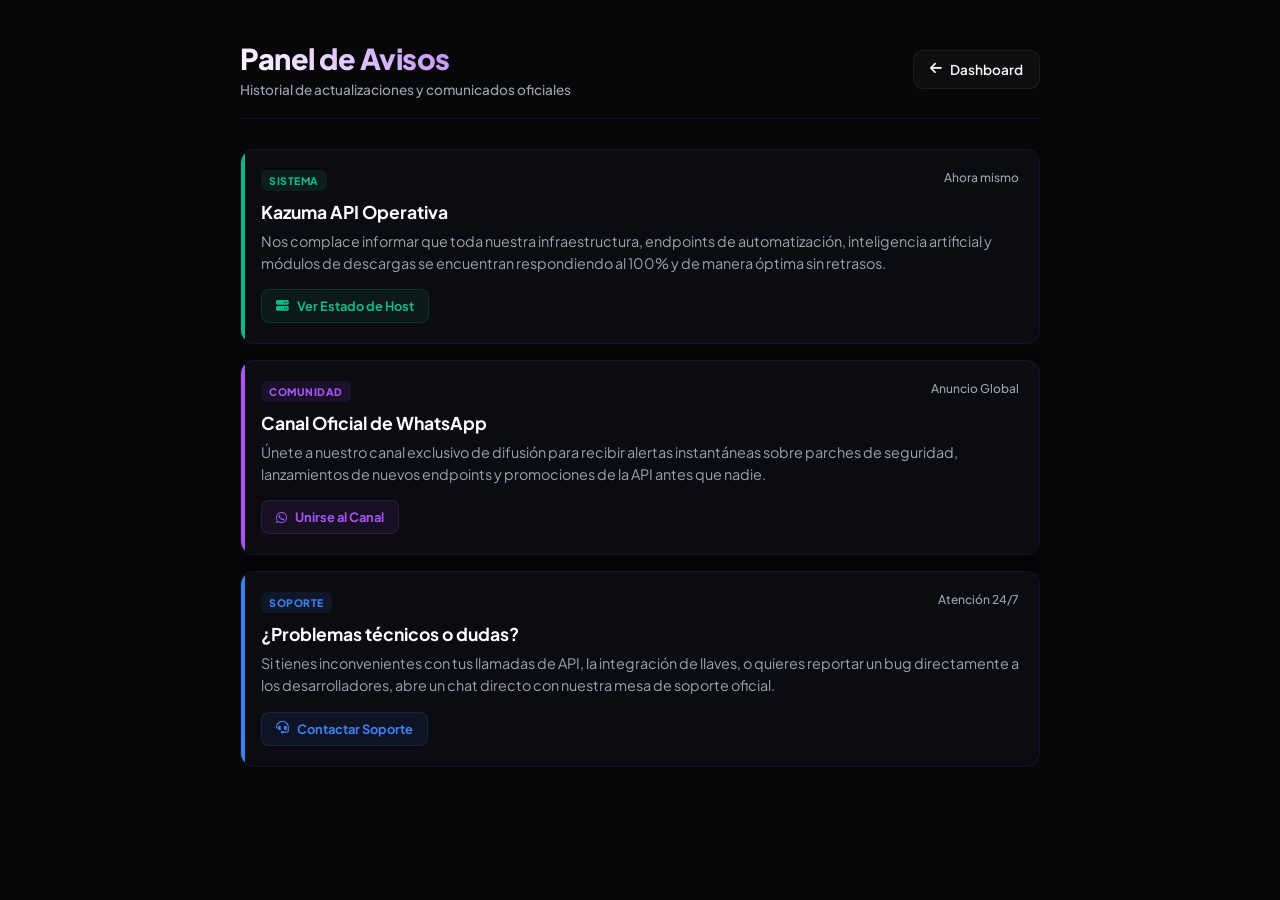
<file: notifications/index.html>
<!DOCTYPE html>
<html lang="es">
<head>
    <meta charset="UTF-8">
    <meta name="viewport" content="width=device-width, initial-scale=1.0, maximum-scale=1.0, user-scalable=no">
    <title>Kazuma | Notificaciones y Avisos</title>
    <link rel="stylesheet" href="https://cdnjs.cloudflare.com/ajax/libs/font-awesome/6.4.0/css/all.min.css">
    <link href="https://fonts.googleapis.com/css2?family=Plus+Jakarta+Sans:wght@400;500;600;700;800&display=swap" rel="stylesheet">
    
    <style>
        :root {
            --bg-dark: #07070a;
            --card-bg: rgba(16, 16, 24, 0.6);
            --neon-purple: #a855f7;
            --neon-green: #10b981;
            --neon-blue: #3b82f6;
            --text-main: #f3f4f6;
            --text-muted: #9ca3af;
            --border-color: rgba(168, 85, 247, 0.1);
        }

        body {
            background-color: var(--bg-dark);
            color: var(--text-main);
            font-family: 'Plus Jakarta Sans', sans-serif;
            margin: 0;
            padding: 0;
            display: flex;
            flex-direction: column;
            min-height: 100vh;
            box-sizing: border-box;
        }

        .container {
            width: 100%;
            max-width: 800px;
            margin: 0 auto;
            padding: 40px 16px;
            flex-grow: 1;
        }

        .header {
            display: flex;
            align-items: center;
            justify-content: space-between;
            border-bottom: 1px solid var(--border-color);
            padding-bottom: 20px;
            margin-bottom: 30px;
        }

        .header-title h1 {
            font-size: 1.8rem;
            margin: 0 0 5px 0;
            font-weight: 800;
            letter-spacing: -0.5px;
            background: linear-gradient(45deg, #fff, var(--neon-purple));
            -webkit-background-clip: text;
            -webkit-text-fill-color: transparent;
        }

        .header-title p {
            color: var(--text-muted);
            margin: 0;
            font-size: 0.85rem;
            font-weight: 500;
        }

        .btn-back {
            text-decoration: none;
            padding: 10px 16px;
            border-radius: 10px;
            font-weight: 600;
            font-size: 0.85rem;
            display: inline-flex;
            align-items: center;
            gap: 8px;
            background: rgba(255, 255, 255, 0.03);
            color: var(--text-main);
            border: 1px solid rgba(255, 255, 255, 0.05);
            transition: all 0.25s ease;
        }

        .btn-back:hover {
            background: rgba(255, 255, 255, 0.08);
            border-color: rgba(255, 255, 255, 0.1);
            transform: translateX(-3px);
        }

        /* Tarjetas de Notificaciones */
        .notice-card {
            background: var(--card-bg);
            border: 1px solid var(--border-color);
            border-radius: 14px;
            padding: 20px;
            margin-bottom: 16px;
            box-shadow: 0 4px 20px rgba(0, 0, 0, 0.2);
            backdrop-filter: blur(10px);
            position: relative;
            overflow: hidden;
            transition: transform 0.25s ease;
        }

        .notice-card:hover {
            transform: translateY(-2px);
        }

        .notice-card::before {
            content: '';
            position: absolute;
            top: 0;
            left: 0;
            width: 4px;
            height: 100%;
            background: var(--neon-purple);
        }

        /* Variantes de color lateral según el estado */
        .notice-card.success::before { background: var(--neon-green); }
        .notice-card.info::before { background: var(--neon-blue); }

        .notice-header {
            display: flex;
            justify-content: space-between;
            align-items: flex-start;
            margin-bottom: 10px;
        }

        .notice-tag {
            font-size: 0.65rem;
            font-weight: 800;
            text-transform: uppercase;
            padding: 4px 8px;
            border-radius: 6px;
            letter-spacing: 0.5px;
        }

        .success .notice-tag { background: rgba(16, 185, 129, 0.1); color: var(--neon-green); }
        .info .notice-tag { background: rgba(59, 130, 246, 0.1); color: var(--neon-blue); }
        .purple .notice-tag { background: rgba(168, 85, 247, 0.1); color: var(--neon-purple); }

        .notice-time {
            font-size: 0.75rem;
            color: var(--text-muted);
            font-weight: 500;
        }

        .notice-body h2 {
            font-size: 1.1rem;
            margin: 0 0 8px 0;
            font-weight: 700;
            color: #fff;
        }

        .notice-body p {
            font-size: 0.9rem;
            color: var(--text-muted);
            line-height: 1.5;
            margin: 0 0 15px 0;
        }

        /* Botones de acción dentro de los avisos */
        .notice-action {
            display: inline-flex;
            align-items: center;
            gap: 8px;
            text-decoration: none;
            font-size: 0.8rem;
            font-weight: 700;
            padding: 8px 14px;
            border-radius: 8px;
            transition: all 0.25s ease;
        }

        .btn-green { background: rgba(16, 185, 129, 0.08); color: var(--neon-green); border: 1px solid rgba(16, 185, 129, 0.15); }
        .btn-green:hover { background: var(--neon-green); color: #fff; box-shadow: 0 0 12px rgba(16, 185, 129, 0.4); }

        .btn-blue { background: rgba(59, 130, 246, 0.08); color: var(--neon-blue); border: 1px solid rgba(59, 130, 246, 0.15); }
        .btn-blue:hover { background: var(--neon-blue); color: #fff; box-shadow: 0 0 12px rgba(59, 130, 246, 0.4); }

        .btn-purple { background: rgba(168, 85, 247, 0.08); color: var(--neon-purple); border: 1px solid rgba(168, 85, 247, 0.15); }
        .btn-purple:hover { background: var(--neon-purple); color: #fff; box-shadow: 0 0 12px rgba(168, 85, 247, 0.4); }
    </style>
</head>
<body>

<div class="container">
    <div class="header">
        <div class="header-title">
            <h1>Panel de Avisos</h1>
            <p>Historial de actualizaciones y comunicados oficiales</p>
        </div>
        <a href="/dash" class="btn-back">
            <i class="fas fa-arrow-left"></i> Dashboard
        </a>
    </div>

    <div class="notice-card success">
        <div class="notice-header">
            <span class="notice-tag">Sistema</span>
            <span class="notice-time">Ahora mismo</span>
        </div>
        <div class="notice-body">
            <h2>Kazuma API Operativa</h2>
            <p>Nos complace informar que toda nuestra infraestructura, endpoints de automatización, inteligencia artificial y módulos de descargas se encuentran respondiendo al 100% y de manera óptima sin retrasos.</p>
            <a href="https://dash.kazuma.giize.com" target="_blank" class="notice-action btn-green">
                <i class="fas fa-server"></i> Ver Estado de Host
            </a>
        </div>
    </div>

    <div class="notice-card purple">
        <div class="notice-header">
            <span class="notice-tag">Comunidad</span>
            <span class="notice-time">Anuncio Global</span>
        </div>
        <div class="notice-body">
            <h2>Canal Oficial de WhatsApp</h2>
            <p>Únete a nuestro canal exclusivo de difusión para recibir alertas instantáneas sobre parches de seguridad, lanzamientos de nuevos endpoints y promociones de la API antes que nadie.</p>
            <a href="https://whatsapp.com/channel/0029Vb6sgWdJkK73qeLU0J0N" target="_blank" class="notice-action btn-purple">
                <i class="fab fa-whatsapp"></i> Unirse al Canal
            </a>
        </div>
    </div>

    <div class="notice-card info">
        <div class="notice-header">
            <span class="notice-tag">Soporte</span>
            <span class="notice-time">Atención 24/7</span>
        </div>
        <div class="notice-body">
            <h2>¿Problemas técnicos o dudas?</h2>
            <p>Si tienes inconvenientes con tus llamadas de API, la integración de llaves, o quieres reportar un bug directamente a los desarrolladores, abre un chat directo con nuestra mesa de soporte oficial.</p>
            <a href="https://wa.me/573508941325" target="_blank" class="notice-action btn-blue">
                <i class="fas fa-headset"></i> Contactar Soporte
            </a>
        </div>
    </div>
</div>

</body>
</html>
</file>
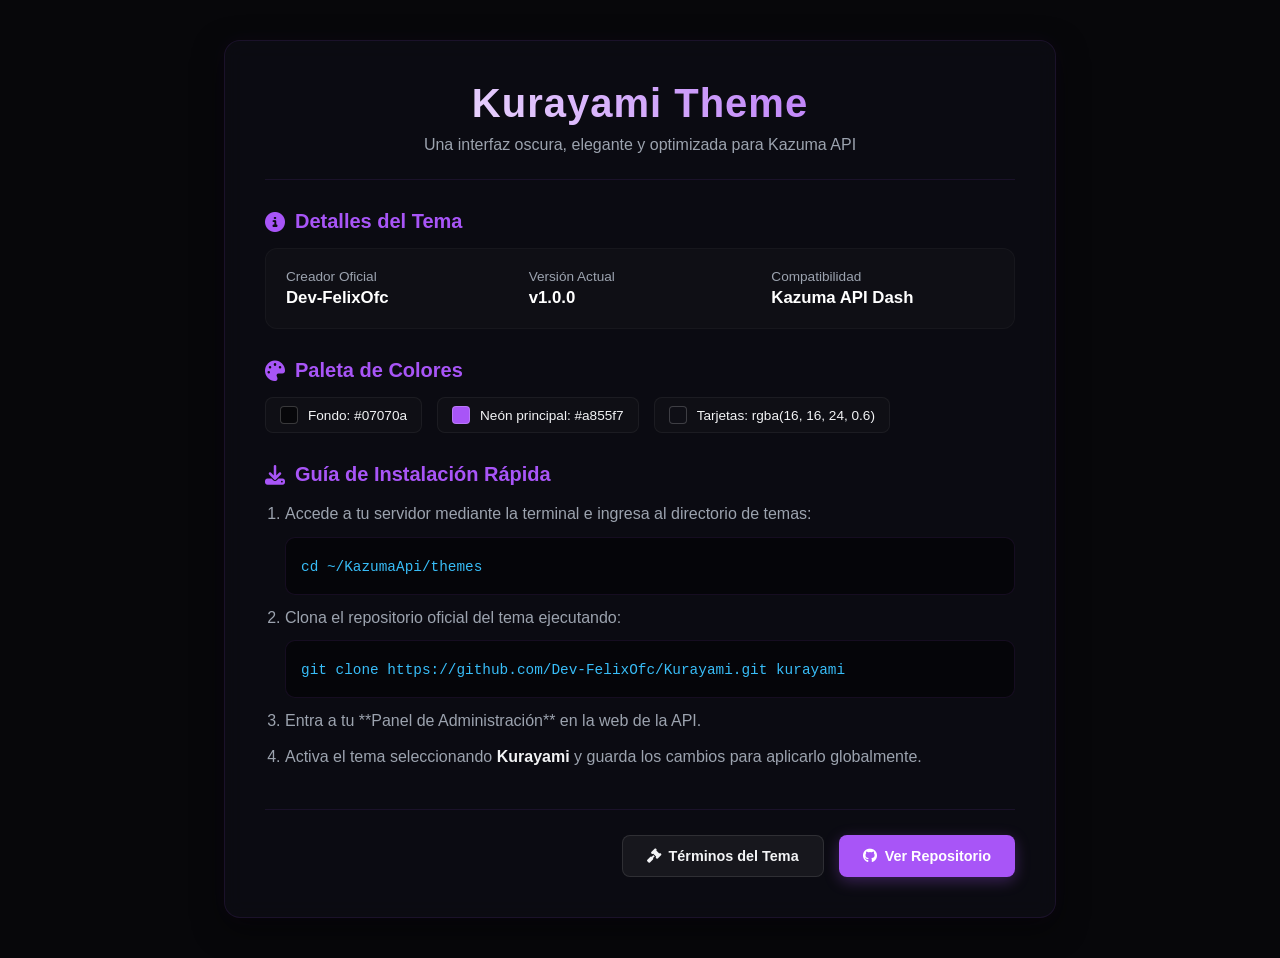
<file: theme/kurayami/index.html>
<!DOCTYPE html>
<html lang="es">
<head>
    <meta charset="UTF-8">
    <meta name="viewport" content="width=device-width, initial-scale=1.0">
    <title>Kurayami Theme - Info</title>
    <!-- FontAwesome para los iconos -->
    <link rel="stylesheet" href="https://cdnjs.cloudflare.com/ajax/libs/font-awesome/6.4.0/css/all.min.css">
    <style>
        :root {
            --bg-dark: #07070a;
            --card-bg: rgba(16, 16, 24, 0.6);
            --neon-purple: #a855f7;
            --text-main: #f3f4f6;
            --text-muted: #9ca3af;
            --border-color: rgba(168, 85, 247, 0.1);
        }

        body {
            background-color: var(--bg-dark);
            color: var(--text-main);
            font-family: 'Segoe UI', Tahoma, Geneva, Verdana, sans-serif;
            margin: 0;
            padding: 40px 20px;
            display: flex;
            justify-content: center;
            align-items: center;
            min-height: 100vh;
            box-sizing: border-box;
        }

        .container {
            max-width: 750px;
            width: 100%;
            background: var(--card-bg);
            border: 1px solid var(--border-color);
            border-radius: 16px;
            padding: 40px;
            box-shadow: 0 10px 30px rgba(0, 0, 0, 0.5), 0 0 20px rgba(168, 85, 247, 0.05);
            backdrop-filter: blur(10px);
        }

        .header {
            text-align: center;
            border-bottom: 1px solid var(--border-color);
            padding-bottom: 25px;
            margin-bottom: 30px;
        }

        .header h1 {
            font-size: 2.5rem;
            margin: 0 0 10px 0;
            letter-spacing: 1px;
            background: linear-gradient(45deg, #fff, var(--neon-purple));
            -webkit-background-clip: text;
            -webkit-text-fill-color: transparent;
        }

        .header p {
            color: var(--text-muted);
            margin: 0;
            font-size: 1rem;
        }

        .section {
            margin-bottom: 30px;
        }

        .section h2 {
            font-size: 1.25rem;
            color: var(--neon-purple);
            margin-bottom: 15px;
            display: flex;
            align-items: center;
            gap: 10px;
        }

        .info-grid {
            display: grid;
            grid-template-columns: repeat(auto-fit, minmax(200px, 1fr));
            gap: 20px;
            background: rgba(255, 255, 255, 0.02);
            padding: 20px;
            border-radius: 12px;
            border: 1px solid rgba(255, 255, 255, 0.03);
        }

        .info-item span {
            display: block;
            font-size: 0.85rem;
            color: var(--text-muted);
            margin-bottom: 4px;
        }

        .info-item strong {
            font-size: 1.05rem;
            color: #fff;
        }

        .color-palette {
            display: flex;
            gap: 15px;
            flex-wrap: wrap;
            margin-top: 10px;
        }

        .color-box {
            display: flex;
            align-items: center;
            gap: 10px;
            background: rgba(255, 255, 255, 0.02);
            padding: 8px 14px;
            border-radius: 8px;
            border: 1px solid rgba(255, 255, 255, 0.05);
            font-size: 0.85rem;
        }

        .color-preview {
            width: 16px;
            height: 16px;
            border-radius: 4px;
            border: 1px solid rgba(255, 255, 255, 0.2);
        }

        code {
            background: rgba(0, 0, 0, 0.4);
            padding: 4px 8px;
            border-radius: 6px;
            font-family: 'Courier New', Courier, monospace;
            color: #f43f5e;
            font-size: 0.9rem;
        }

        .code-block {
            background: rgba(0, 0, 0, 0.5);
            padding: 15px;
            border-radius: 10px;
            border: 1px solid rgba(168, 85, 247, 0.1);
            overflow-x: auto;
            margin-top: 10px;
        }

        .code-block code {
            background: none;
            padding: 0;
            color: #38bdf8;
        }

        .steps-list {
            padding-left: 20px;
            margin: 0;
            color: var(--text-muted);
            line-height: 1.6;
        }

        .steps-list li {
            margin-bottom: 10px;
        }

        .steps-list strong {
            color: var(--text-main);
        }

        .button-group {
            display: flex;
            gap: 15px;
            justify-content: flex-end;
            margin-top: 40px;
            border-top: 1px solid var(--border-color);
            padding-top: 25px;
        }

        .btn {
            text-decoration: none;
            padding: 12px 24px;
            border-radius: 8px;
            font-weight: 600;
            font-size: 0.9rem;
            display: inline-flex;
            align-items: center;
            gap: 8px;
            transition: all 0.3s ease;
        }

        .btn-primary {
            background: var(--neon-purple);
            color: #fff;
            box-shadow: 0 4px 15px rgba(168, 85, 247, 0.3);
        }

        .btn-primary:hover {
            background: #9333ea;
            box-shadow: 0 6px 20px rgba(168, 85, 247, 0.5);
            transform: translateY(-2px);
        }

        .btn-secondary {
            background: rgba(255, 255, 255, 0.05);
            color: var(--text-main);
            border: 1px solid rgba(255, 255, 255, 0.1);
        }

        .btn-secondary:hover {
            background: rgba(255, 255, 255, 0.1);
            border-color: rgba(255, 255, 255, 0.2);
            transform: translateY(-2px);
        }
    </style>
</head>
<body>

<div class="container">
    <div class="header">
        <h1>Kurayami Theme</h1>
        <p>Una interfaz oscura, elegante y optimizada para Kazuma API</p>
    </div>

    <!-- Sección de Información General -->
    <div class="section">
        <h2><i class="fas fa-info-circle"></i> Detalles del Tema</h2>
        <div class="info-grid">
            <div class="info-item">
                <span>Creador Oficial</span>
                <strong>Dev-FelixOfc</strong>
            </div>
            <div class="info-item">
                <span>Versión Actual</span>
                <strong>v1.0.0</strong>
            </div>
            <div class="info-item">
                <span>Compatibilidad</span>
                <strong>Kazuma API Dash</strong>
            </div>
        </div>
    </div>

    <!-- Paleta de Colores -->
    <div class="section">
        <h2><i class="fas fa-palette"></i> Paleta de Colores</h2>
        <div class="color-palette">
            <div class="color-box">
                <div class="color-preview" style="background: #07070a;"></div>
                <span>Fondo: #07070a</span>
            </div>
            <div class="color-box">
                <div class="color-preview" style="background: #a855f7;"></div>
                <span>Neón principal: #a855f7</span>
            </div>
            <div class="color-box">
                <div class="color-preview" style="background: rgba(16, 16, 24, 0.6);"></div>
                <span>Tarjetas: rgba(16, 16, 24, 0.6)</span>
            </div>
        </div>
    </div>

    <!-- Guía de Instalación -->
    <div class="section">
        <h2><i class="fas fa-download"></i> Guía de Instalación Rápida</h2>
        <ol class="steps-list">
            <li>Accede a tu servidor mediante la terminal e ingresa al directorio de temas:
                <div class="code-block">
                    <code>cd ~/KazumaApi/themes</code>
                </div>
            </li>
            <li>Clona el repositorio oficial del tema ejecutando:
                <div class="code-block">
                    <code>git clone https://github.com/Dev-FelixOfc/Kurayami.git kurayami</code>
                </div>
            </li>
            <li>Entra a tu **Panel de Administración** en la web de la API.</li>
            <li>Activa el tema seleccionando <strong>Kurayami</strong> y guarda los cambios para aplicarlo globalmente.</li>
        </ol>
    </div>

    <!-- Botonera inferior -->
    <div class="button-group">
        <!-- Botón solicitado a la ruta /theme/kurayami/terms -->
        <a href="/theme/kurayami/terms.html" class="btn btn-secondary">
            <i class="fas fa-gavel"></i> Términos del Tema
        </a>
        <a href="https://github.com/Dev-FelixOfc/Kurayami" target="_blank" class="btn btn-primary">
            <i class="fab fa-github"></i> Ver Repositorio
        </a>
    </div>
</div>

</body>
</html>
</file>
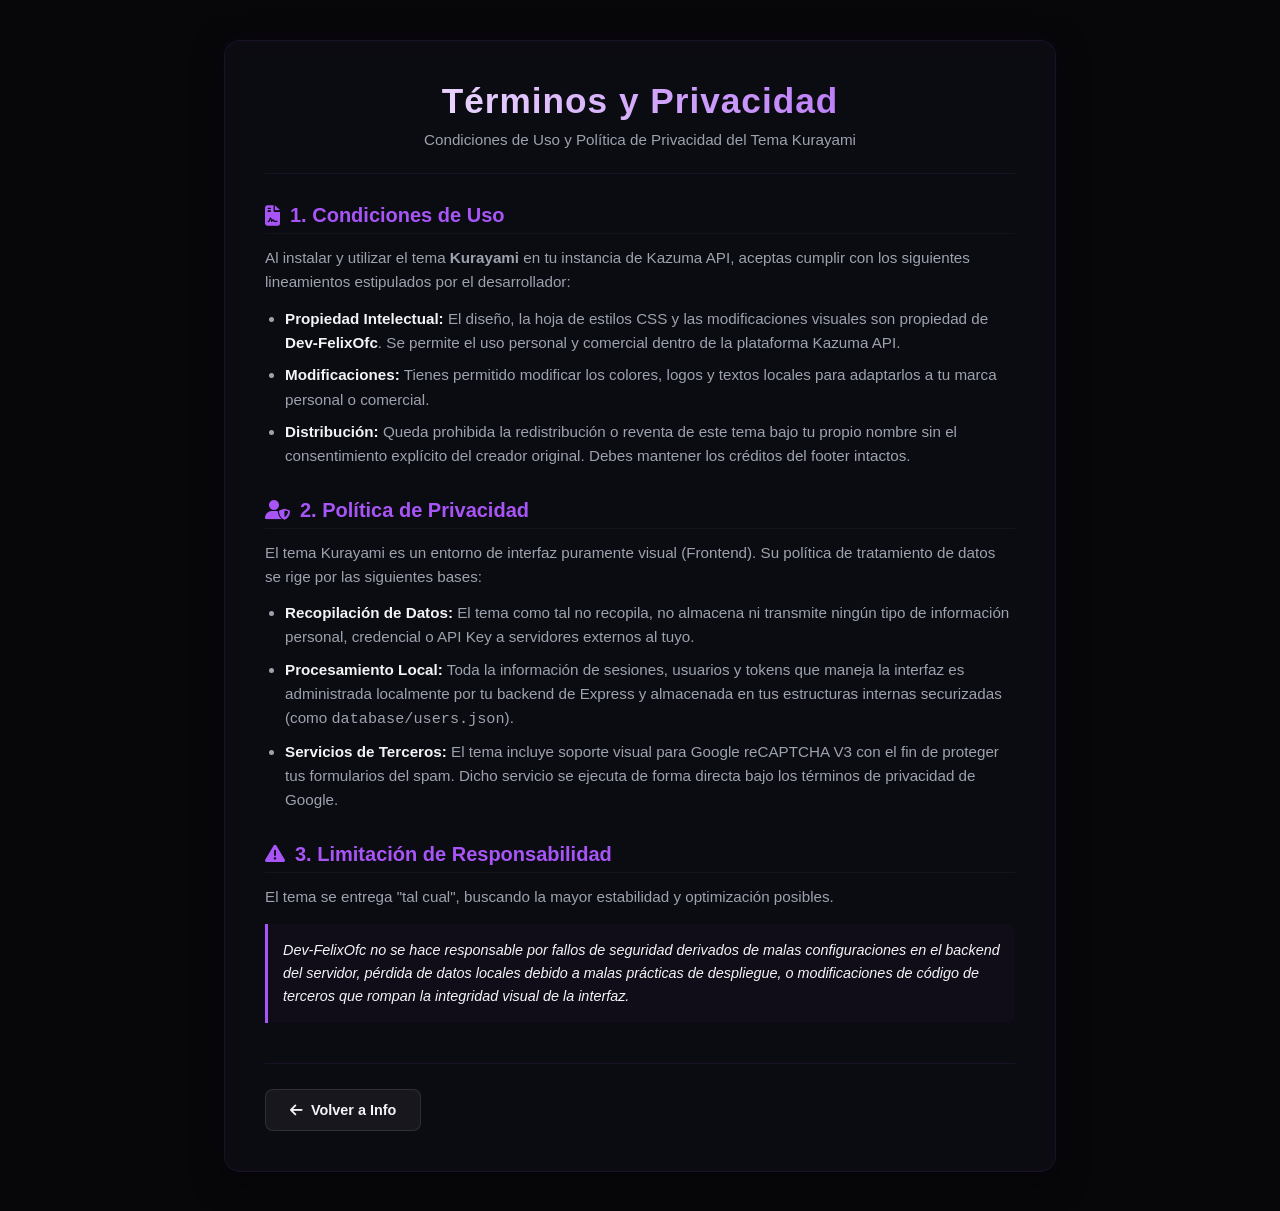
<file: theme/kurayami/terms.html>
<!DOCTYPE html>
<html lang="es">
<head>
    <meta charset="UTF-8">
    <meta name="viewport" content="width=device-width, initial-scale=1.0">
    <title>Kurayami Theme - Términos y Privacidad</title>
    <link rel="stylesheet" href="https://cdnjs.cloudflare.com/ajax/libs/font-awesome/6.4.0/css/all.min.css">
    <style>
        :root {
            --bg-dark: #07070a;
            --card-bg: rgba(16, 16, 24, 0.6);
            --neon-purple: #a855f7;
            --text-main: #f3f4f6;
            --text-muted: #9ca3af;
            --border-color: rgba(168, 85, 247, 0.1);
        }

        body {
            background-color: var(--bg-dark);
            color: var(--text-main);
            font-family: 'Segoe UI', Tahoma, Geneva, Verdana, sans-serif;
            margin: 0;
            padding: 40px 20px;
            display: flex;
            justify-content: center;
            align-items: center;
            min-height: 100vh;
            box-sizing: border-box;
        }

        .container {
            max-width: 750px;
            width: 100%;
            background: var(--card-bg);
            border: 1px solid var(--border-color);
            border-radius: 16px;
            padding: 40px;
            box-shadow: 0 10px 30px rgba(0, 0, 0, 0.5), 0 0 20px rgba(168, 85, 247, 0.05);
            backdrop-filter: blur(10px);
        }

        .header {
            text-align: center;
            border-bottom: 1px solid var(--border-color);
            padding-bottom: 25px;
            margin-bottom: 30px;
        }

        .header h1 {
            font-size: 2.2rem;
            margin: 0 0 10px 0;
            letter-spacing: 1px;
            background: linear-gradient(45deg, #fff, var(--neon-purple));
            -webkit-background-clip: text;
            -webkit-text-fill-color: transparent;
        }

        .header p {
            color: var(--text-muted);
            margin: 0;
            font-size: 0.95rem;
        }

        .section {
            margin-bottom: 30px;
        }

        .section h2 {
            font-size: 1.25rem;
            color: var(--neon-purple);
            margin-bottom: 12px;
            display: flex;
            align-items: center;
            gap: 10px;
            border-bottom: 1px solid rgba(255, 255, 255, 0.03);
            padding-bottom: 6px;
        }

        .section p, .section ul {
            color: var(--text-muted);
            font-size: 0.95rem;
            line-height: 1.6;
            margin: 0 0 12px 0;
        }

        .section ul {
            padding-left: 20px;
        }

        .section ul li {
            margin-bottom: 8px;
        }

        .section ul li strong {
            color: var(--text-main);
        }

        .legal-note {
            background: rgba(168, 85, 247, 0.03);
            border-left: 3px solid var(--neon-purple);
            padding: 15px;
            border-radius: 0 8px 8px 0;
            margin-top: 15px;
        }

        .legal-note p {
            margin: 0;
            color: var(--text-main);
            font-size: 0.9rem;
            font-style: italic;
        }

        .button-group {
            display: flex;
            justify-content: flex-start;
            margin-top: 40px;
            border-top: 1px solid var(--border-color);
            padding-top: 25px;
        }

        .btn {
            text-decoration: none;
            padding: 12px 24px;
            border-radius: 8px;
            font-weight: 600;
            font-size: 0.9rem;
            display: inline-flex;
            align-items: center;
            gap: 8px;
            transition: all 0.3s ease;
            background: rgba(255, 255, 255, 0.05);
            color: var(--text-main);
            border: 1px solid rgba(255, 255, 255, 0.1);
        }

        .btn:hover {
            background: rgba(255, 255, 255, 0.1);
            border-color: rgba(255, 255, 255, 0.2);
            transform: translateY(-2px);
        }
    </style>
</head>
<body>

<div class="container">
    <div class="header">
        <h1>Términos y Privacidad</h1>
        <p>Condiciones de Uso y Política de Privacidad del Tema Kurayami</p>
    </div>

    <div class="section">
        <h2><i class="fas fa-file-contract"></i> 1. Condiciones de Uso</h2>
        <p>Al instalar y utilizar el tema <strong>Kurayami</strong> en tu instancia de Kazuma API, aceptas cumplir con los siguientes lineamientos estipulados por el desarrollador:</p>
        <ul>
            <li><strong>Propiedad Intelectual:</strong> El diseño, la hoja de estilos CSS y las modificaciones visuales son propiedad de <strong>Dev-FelixOfc</strong>. Se permite el uso personal y comercial dentro de la plataforma Kazuma API.</li>
            <li><strong>Modificaciones:</strong> Tienes permitido modificar los colores, logos y textos locales para adaptarlos a tu marca personal o comercial.</li>
            <li><strong>Distribución:</strong> Queda prohibida la redistribución o reventa de este tema bajo tu propio nombre sin el consentimiento explícito del creador original. Debes mantener los créditos del footer intactos.</li>
        </ul>
    </div>

    <div class="section">
        <h2><i class="fas fa-user-shield"></i> 2. Política de Privacidad</h2>
        <p>El tema Kurayami es un entorno de interfaz puramente visual (Frontend). Su política de tratamiento de datos se rige por las siguientes bases:</p>
        <ul>
            <li><strong>Recopilación de Datos:</strong> El tema como tal no recopila, no almacena ni transmite ningún tipo de información personal, credencial o API Key a servidores externos al tuyo.</li>
            <li><strong>Procesamiento Local:</strong> Toda la información de sesiones, usuarios y tokens que maneja la interfaz es administrada localmente por tu backend de Express y almacenada en tus estructuras internas securizadas (como <code>database/users.json</code>).</li>
            <li><strong>Servicios de Terceros:</strong> El tema incluye soporte visual para Google reCAPTCHA V3 con el fin de proteger tus formularios del spam. Dicho servicio se ejecuta de forma directa bajo los términos de privacidad de Google.</li>
        </ul>
    </div>

    <div class="section">
        <h2><i class="fas fa-exclamation-triangle"></i> 3. Limitación de Responsabilidad</h2>
        <p>El tema se entrega "tal cual", buscando la mayor estabilidad y optimización posibles.</p>
        <div class="legal-note">
            <p>Dev-FelixOfc no se hace responsable por fallos de seguridad derivados de malas configuraciones en el backend del servidor, pérdida de datos locales debido a malas prácticas de despliegue, o modificaciones de código de terceros que rompan la integridad visual de la interfaz.</p>
        </div>
    </div>

    <div class="button-group">
        <a href="/theme/kurayami.html" class="btn">
            <i class="fas fa-arrow-left"></i> Volver a Info
        </a>
    </div>
</div>

</body>
</html>
</file>
